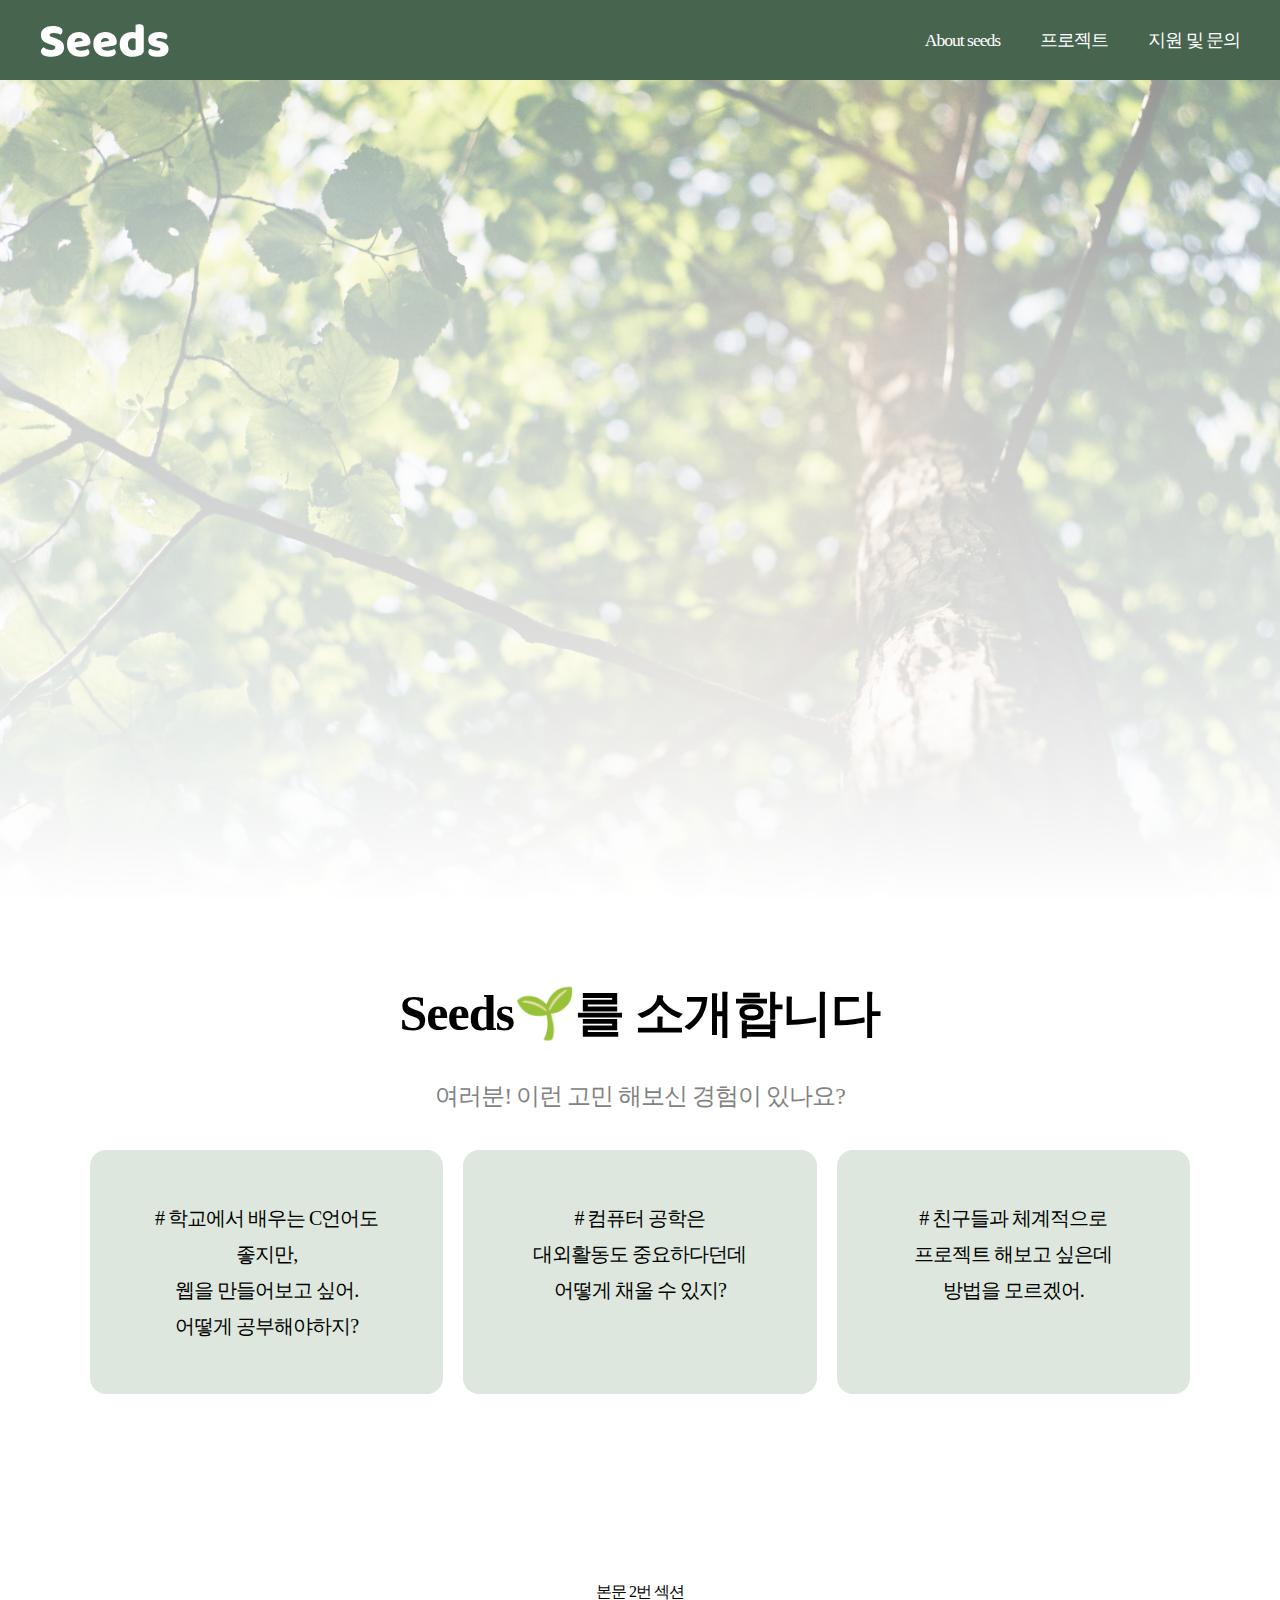
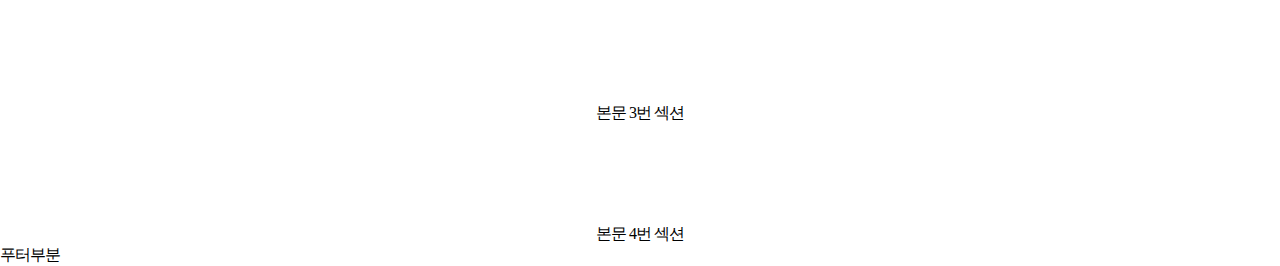
<file: index.html>
<!DOCTYPE html>
<html lang="ko">
<head>
    <meta charset="UTF-8">
    <meta http-equiv="X-UA-Compatible" content="IE=edge">
    <meta name="viewport" content="width=device-width, initial-scale=1.0">
    <title>Seeds</title>
    <link rel="stylesheet" href="style.css">
    <link rel="stylesheet" href="font.css">
</head>
<body>
    <div id="seeds">
        <div class="box1">
            <header id="header_wrap">
                <div class="header_contents">
                    <div class="logo">
                        <img src="image/Seeds.svg" alt="seedslogo">
                    </div>
                    <div class="menu">
                        <a>About seeds</a>
                        <a>프로젝트</a>
                        <a>지원 및 문의</a>
                    </div>
                </div>
            </header>
            <!--헤더-->
            <section id="main_visual">
                <div class="main_visual_image">
                </div>
            </section>
            <!--메인비주얼-->
            <div id="container"><!--본문 시작-->
                <div class="container_contents"><!--본문 내용 시작-->
                    <section class="introduce_seeds">
                        <h3>Seeds🌱를 소개합니다</h3>
                        <h5>여러분! 이런 고민 해보신 경험이 있나요?</h5>
                        <div class="introduce_article">
                            <div><p># 학교에서 배우는 C언어도 좋지만,<br>웹을 만들어보고 싶어.<br>어떻게 공부해야하지?</p></div>
                            <div># 컴퓨터 공학은<br>대외활동도 중요하다던데<br>어떻게 채울 수 있지?</div>
                            <div># 친구들과 체계적으로<br>프로젝트 해보고 싶은데<br>방법을 모르겠어.</div>
                        </div>
                    </section>
                    <section>본문 2번 섹션</section>
                    <section>본문 3번 섹션</section>
                    <section>본문 4번 섹션</section>
                </div>
            </div>
            <footer>푸터부분</footer>
        </div>

    </div>   
</body>
</html>
</file>
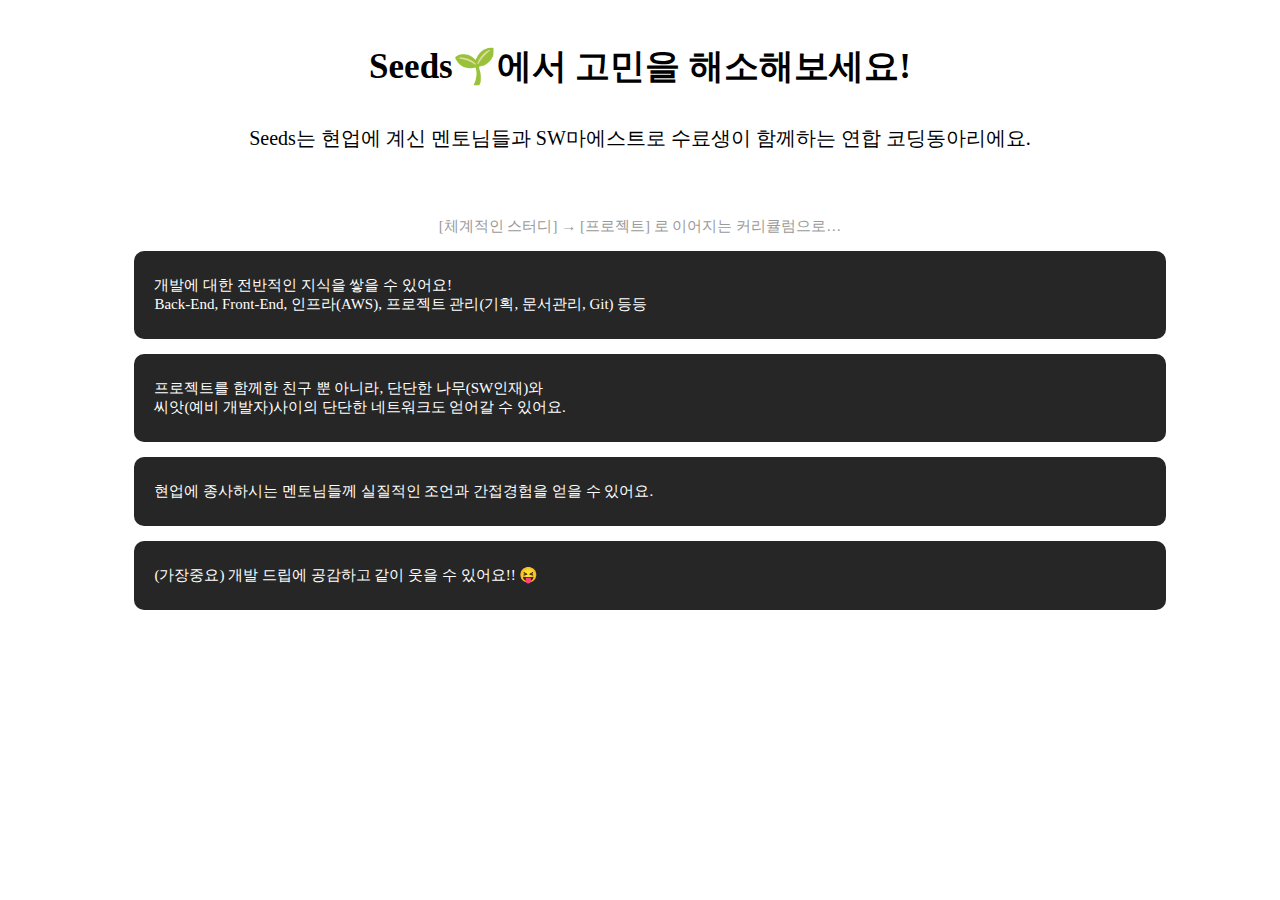
<file: section2.html>
<!DOCTYPE html>
<html lang="ko">
<head>
    <meta charset="UTF-8">
    <meta http-equiv="X-UA-Compatible" content="IE=edge">
    <meta name="viewport" content="width=device-width, initial-scale=1.0">
    <title>section2</title>

    <link rel="stylesheet" type="text/css" href="style_section2.css">
</head>
<body>
    <section class="section2_container">
        <div class="section2_top_container">
            <h3 class="section2_title">Seeds🌱에서 고민을 해소해보세요!</h3>
            <p class="section2_info">Seeds는 현업에 계신 멘토님들과 SW마에스트로 수료생이 함께하는 연합 코딩동아리에요.</p>
        </div>

        <p class="section2_text">[체계적인 스터디] → [프로젝트] 로 이어지는 커리큘럼으로…</p>

        <div class="section2_btm_container">
            <div class="section2_btm_item">
                <p class="btm_item_text">개발에 대한 전반적인 지식을 쌓을 수 있어요!<br>Back-End, Front-End, 인프라(AWS), 프로젝트 관리(기획, 문서관리, Git) 등등</p>
            </div>

            <div class="section2_btm_item">
                <p class="btm_item_text">프로젝트를 함께한 친구 뿐 아니라, 단단한 나무(SW인재)와<br>씨앗(예비 개발자)사이의 단단한 네트워크도 얻어갈 수 있어요.</p>
            </div>

            <div class="section2_btm_item">
                <p class="btm_item_text">현업에 종사하시는 멘토님들께 실질적인 조언과 간접경험을 얻을 수 있어요.</p>
            </div>

            <div class="section2_btm_item">
                <p class="btm_item_text">(가장중요) 개발 드립에 공감하고 같이 웃을 수 있어요!! 😝</p>
            </div>
        </div>
    </section>
</body>
</html>
</file>
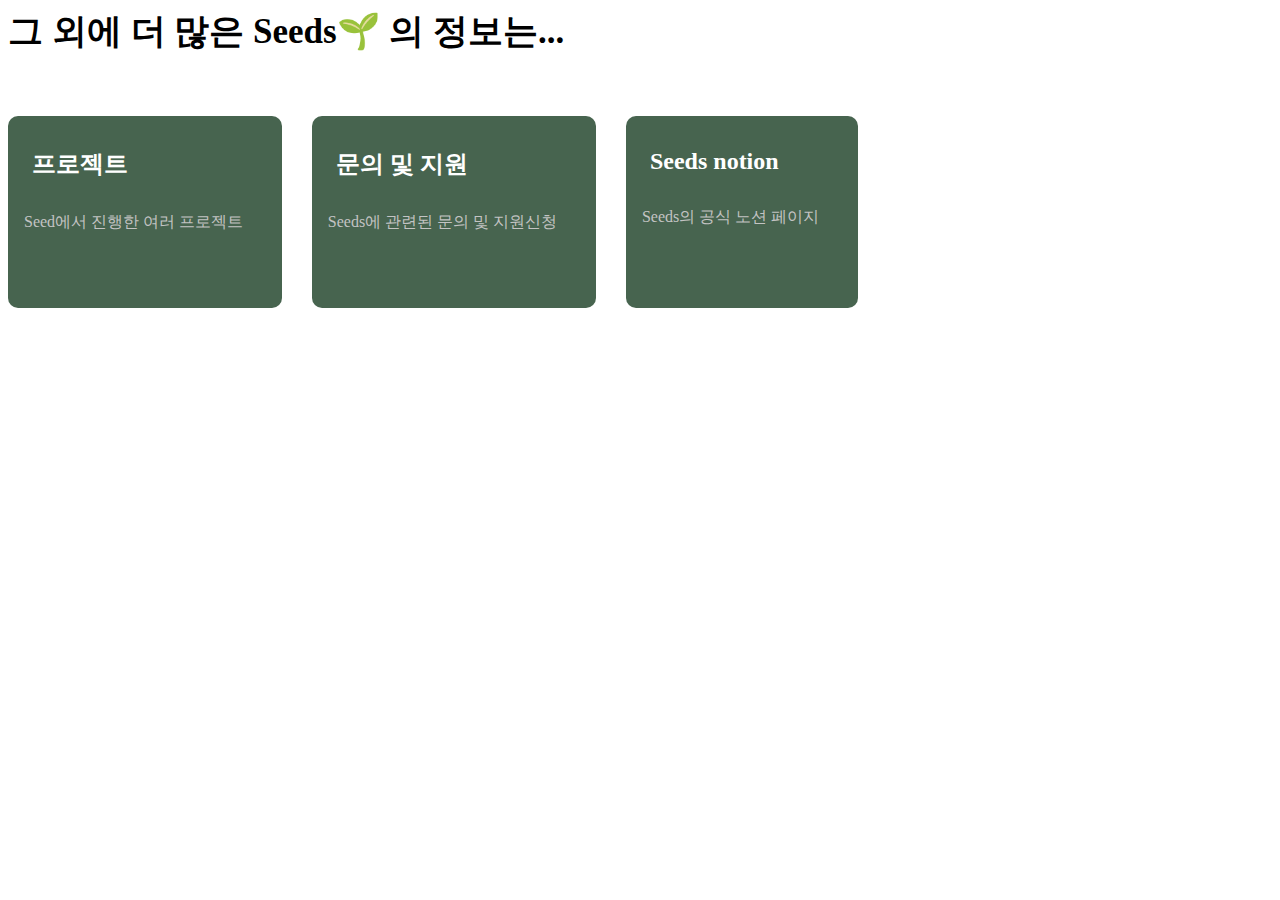
<file: section4.html>
<!DOCTYPE html>
<html lang="ko">
    <head>
        <meta charset="UTF-8">
        <meta http-equiv="X-UA-Compatible" content="IE=edge">
        <meta name="viewport" content="width=device-width, initial-scale=1.0">
        <title>section4</title>

        <script>
            function goURL(url){
                window.location = url;
            }
        </script>

        <link rel="stylesheet" type="text/css" href="style_section4.css">
    </head>
    <body>

        <section class="section4_container">
            <h3 class="section4_title">그 외에 더 많은 Seeds🌱 의 정보는...</h3>
            <div class="section4_content_container">

                <article class="section4_content_box" onclick="goURL('section4_project.html')">
                    <div class="information_title">
                        <h4 class="title_box">프로젝트</h4>
                    </div>
                    <div class="text_box">Seed에서 진행한 여러 프로젝트</div>
                </article><!--프로젝트 페이지와 연동 // 추후에 프로젝트 페이지가 만들어지면 수정!-->

                <article class="section4_content_box" onclick="goURL('https://docs.google.com/forms/d/e/1FAIpQLSfmCWXsb4csjgsjiaYXshpKXKJv537zfySmoQL81sg7EL2nnQ/viewform?usp=sf_link')">
                    <div class="information_title">
                        <h4 class="title_box">문의 및 지원</h4>
                    </div>
                    <div class="text_box">Seeds에 관련된 문의 및 지원신청</div>
                </article><!--문의 및 지원 페이지와 연동 // 현재 : 구글폼과 연결 -->
                    
                <article class="section4_content_box" onclick="goURL('https://www.notion.so/Seeds-f128fe76ce394b72b2a117310faa38db')">
                    <div class="content_title_container">
                        <h4 class="title_box">Seeds notion</h4>
                    </div>
                    <div class="text_box">Seeds의 공식 노션 페이지</div>
                </article><!--Seeds notion 페이지와 연동-->
            </div>
        </section>
    </body>
</html>
</file>
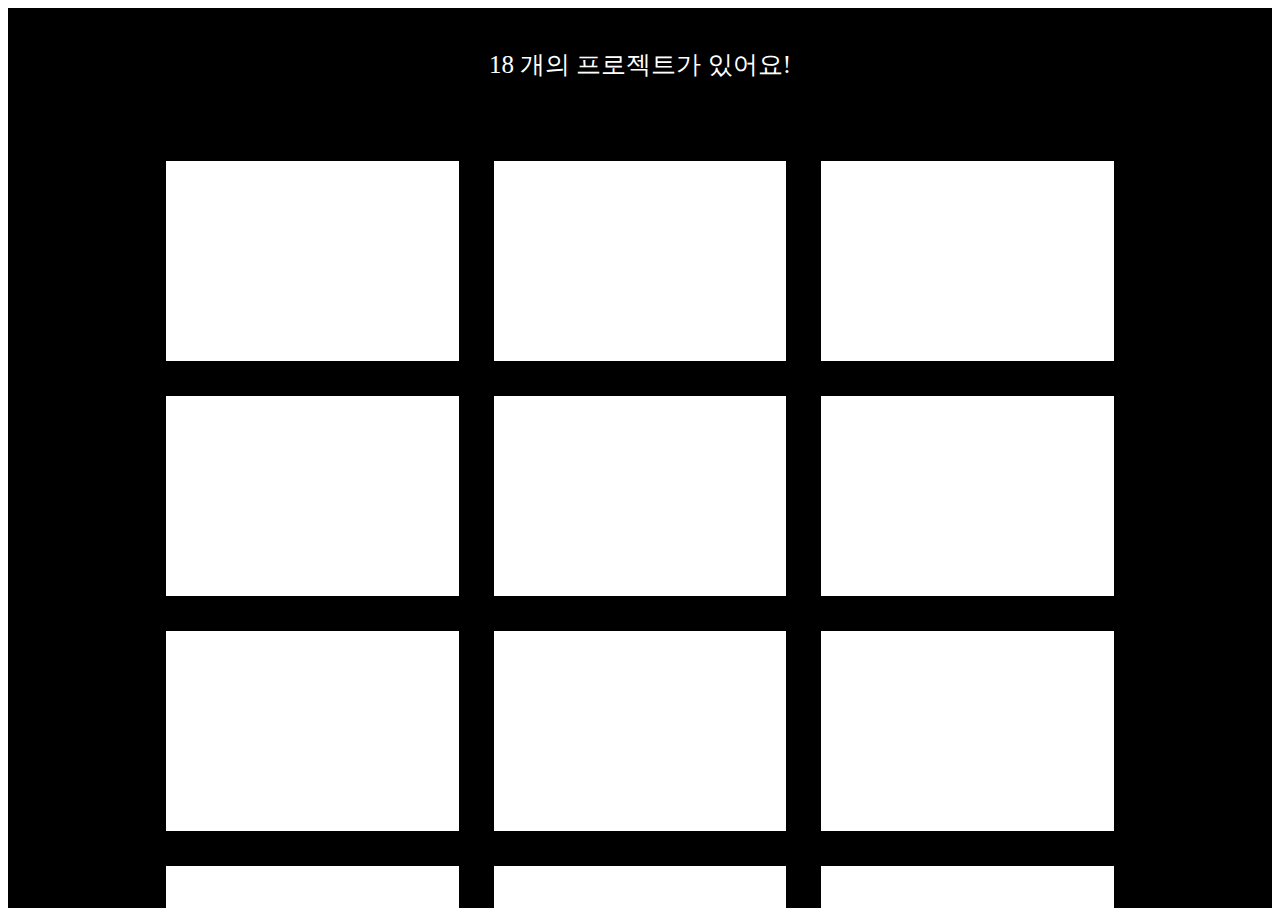
<file: section4_project.html>
<!DOCTYPE html>
<html lang="ko">
<head>
    <meta charset="UTF-8">
    <meta http-equiv="X-UA-Compatible" content="IE=edge">
    <meta name="viewport" content="width=device-width, initial-scale=1.0">
    <title>section4_project</title>

    <script>

    </script>

    <link rel="stylesheet" type="text/css" href="style_section4_project.css">
</head>
<body>
    <div class="project-list-container">
        <div class="project-list-count">
            18 개의 프로젝트가 있어요!
        </div>
        <section class="project-list-card-container">
            <article class="project-card-box">
                <div class="project-card-image"></div>
                <div class="project-card-content"></div>
            </article>

            <article class="project-card-box">
                <div class="project-card-image"></div>
                <div class="project-card-content"></div>
            </article>

            <article class="project-card-box">
                <div class="project-card-image"></div>
                <div class="project-card-content"></div>
            </article>

            <article class="project-card-box">
                <div class="project-card-image"></div>
                <div class="project-card-content"></div>
            </article>

            <article class="project-card-box">
                <div class="project-card-image"></div>
                <div class="project-card-content"></div>
            </article>

            <article class="project-card-box">
                <div class="project-card-image"></div>
                <div class="project-card-content"></div>
            </article>

            <article class="project-card-box">
                <div class="project-card-image"></div>
                <div class="project-card-content"></div>
            </article>

            <article class="project-card-box">
                <div class="project-card-image"></div>
                <div class="project-card-content"></div>
            </article>

            <article class="project-card-box">
                <div class="project-card-image"></div>
                <div class="project-card-content"></div>
            </article>

            <article class="project-card-box">
                <div class="project-card-image"></div>
                <div class="project-card-content"></div>
            </article>

            <article class="project-card-box">
                <div class="project-card-image"></div>
                <div class="project-card-content"></div>
            </article>

            <article class="project-card-box">
                <div class="project-card-image"></div>
                <div class="project-card-content"></div>
            </article>

            <article class="project-card-box">
                <div class="project-card-image"></div>
                <div class="project-card-content"></div>
            </article>
            
            <article class="project-card-box">
                <div class="project-card-image"></div>
                <div class="project-card-content"></div>
            </article>

            <article class="project-card-box">
                <div class="project-card-image"></div>
                <div class="project-card-content"></div>
            </article>

            <article class="project-card-box">
                <div class="project-card-image"></div>
                <div class="project-card-content"></div>
            </article>

            <article class="project-card-box">
                <div class="project-card-image"></div>
                <div class="project-card-content"></div>
            </article>

            <article class="project-card-box">
                <div class="project-card-image"></div>
                <div class="project-card-content"></div>
            </article>

        </section>
    </div>
</body>
</html>
</file>
<file: style.css>
html, body, div, span, applet, object, iframe, h1, h2, h3, h4, h5, h6, p, blockquote, pre, a, abbr, acronym, address, big, cite, code, del, dfn, em, img, ins, kbd, q, s, samp, small, strike, strong, sub, sup, tt, var, b, u, i, center, dl, dt, dd, ol, ul, li, fieldset, form, label, legend, table, caption, tbody, tfoot, thead, tr, th, td, article, aside, canvas, details, embed, figure, figcaption, footer, header, hgroup, menu, nav, output, ruby, section, summary, time, mark, audio, video {
    margin: 0;
    padding: 0;
    border: 0;
    font-size: 100%;
    font: inherit;
    vertical-align: baseline; /* 초기화 */
}

* {
    font-family: 'Noto Sans KR';
    letter-spacing: -1px;
}


::-webkit-scrollbar {
    display: none;
  }

.box1 { width: 100%; }

#header_wrap {
    position: fixed;
    width: 100%;
    height:80px;
    background-color: #47644F;
    display:flex;
    align-items: center;
    justify-content: center;/* header안의 div 가운데 정렬 */
    z-index: 1;
}

.header_contents {
    max-width: 1280px;
    width: 100%;
    display: flex;
    justify-content: space-between;
}

.logo {
    display: flex;
    align-items: center;
}

.logo img {margin-left: 40px;}

.menu {
    display: flex;
    align-items: center;
}

.menu a {
    font-family: 'Noto Sans KR';
    font-size: 1.1rem;
    color: #ffffff;
    font-weight: 500;
}

.menu a:not(last-child){
    margin-right: 40px;
}

#main_visual {
    position: relative;
    height: 900px;
    width:100%;
    align-items: center;
    display: flex;
    flex-direction: column;
}

.main_visual_image {
    height: 100%;
    display: flex;
}
  .main_visual_image::after {
    width: 100%;
    height: 100%;
    position: absolute;
    top: 0;
    left: 0;
    background : linear-gradient(
        to bottom,
        rgba(255, 255, 255, 0) 0%,
        rgba(255, 255, 255, 0.5) 40%,
        rgba(255, 255, 255, 0.7) 70%,
        rgba(255, 255, 255, 1) 100%
      ),url("image/tree.jpg");
    background-repeat : no-repeat;
    background-size : cover;
    box-sizing: border-box;
    opacity: 0.5;
    content: "";
    z-index: -1;
  }
#container {
    display: flex;
    position: relative;
    justify-content: center;
    margin-top: 80px;
}
.container_contents {
    max-width:1100px;
    display: flex;
    flex-direction: column;
    align-items: center;
    gap:100px;
}

.introduce_seeds {
    display: flex;
    height: 502px;
    flex-direction: column;
    align-items: center;
}

.introduce_seeds h3 {
    font-size: 50px;
    font-weight: 800;
    height: 100px;
}
.introduce_seeds h5 {
    font-size: 24px;
    font-weight: 400;
    height: 50px;
    color:#828282;
}

.introduce_article {
    display: grid;
    grid-template-columns: repeat(3,1fr);
    grid-gap: 20px;
    gap:20px;
    margin-top: 20px;
}

.introduce_article div {
    padding:50px;
    line-height: 180%;
    word-break: keep-all;
    font-size: 20px;
    text-align: center;
    background-color: rgb(221, 231, 221);
    border-radius: 1rem;
}
</file>
<file: font.css>
@font-face {
    font-family: Noto Sans KR;
    font-weight: 100;
    src: url(font/NotoSansKR-Thin.otf) format("otf")
}

@font-face {
    font-family: Noto Sans KR;
    font-weight: 300;
    src: url(font/NotoSansKR-Light.otf) format("otf")
}

@font-face {
    font-family: Noto Sans KR;
    font-weight: 400;
    src: url(font/NotoSansKR-Regular.otf) format("otf")
}

@font-face {
    font-family: Noto Sans KR;
    font-weight: 500;
    src: url(font/NotoSansKR-Medium.otf) format("otf")
}

@font-face {
    font-family: Noto Sans KR;
    font-weight: 700;
    src: url(font/NotoSansKR-Bold.otf) format("otf")
}
</file>
<file: style_section2.css>
.section2_container{
    display: flex;
    flex-direction: column;
    align-items: center;
    width: 100%;
    padding-bottom: 150px;
}

.section2_top_container{
    text-align: center;
    padding-bottom: 30px;
}

.section2_title{
    font-size: 35px;
}

.section2_info{
    font-size: 20px;
}

.section2_text{
    font-size: 15px;
    color: #999999;
}

.section2_btm_container{
    display: flex;
    height: 350px;
    width: 80%;
    flex-direction: column;
    gap: 15px;
}

.section2_btm_item{
    flex-grow: 1;
    width: 100%;
    border-radius: 10px;
    padding-top: 10px;
    padding-bottom: 10px;
    padding-left: 20px;
    background-color: #262626;
}

.btm_item_text{
    color:white;
    font-size: 15px;
}
</file>
<file: style_section4.css>
.section4_container{
    display: flex;
    background-color: white;
    width: 850px;
    height: 300px;
    flex-direction: column;
}

.section4_title{
    display: flex;
    text-align: start;
    width: 100%;
    height: 120px;
    font-size: 35px;
    color:black;
    margin-top: 0;
    margin-bottom: 40px;
    margin-left: 0;
}

.section4_content_container{
    background-color: white;
    display:flex;
    margin:0;
    align-items: flex-end;
    width: 100%;
    height: 340px;
    gap: 30px;
}

.section4_content_box{
    display: flex;
    flex-direction: column;
    margin-top:0;
    margin-bottom: 0;
    height: 100%;
    flex-grow: 1;
    border-radius: 10px;
    background-color: #47644f;
}

.title_box{
    display: flex;
    color:white;
    font-size: 1.5rem;
    margin-left: 1.5rem;
}

.text_box{
    display: flex;
    font-size: 1rem;
    color:#c3c3c3;
    margin-left: 1rem;
}
</file>
<file: style_section4_project.css>
html, body {
    height:100%;
} /*전체 사이트를  사용하기 위함*/

.project-list-container{
    display: flex;
    width:100%;
    height: 100%;
    flex-direction: column;
    justify-content: center;
    align-items: center;
    background-color: black;
    overflow-y: auto;
}

.project-list-count{
    display: flex;
    width: 100%;
    flex-direction: column;
    justify-content: center;
    align-items: center;
    padding-top:40px;
    margin-bottom: 80px;
    color:white;
    font-size: 25px;
    /* 153.6 */
}

.project-list-card-container{
    display: grid;
    width: 75%;
    height: calc(100% - 153.6px);
    grid-template-columns: 1fr 1fr 1fr;
    gap: 35px;
}

.project-card-box{
    /* display: flex; */
    height: 200px;
    background-color: white;
}

/* .project-card-image{

} */

/* .project-card-content{


} */
</file>
